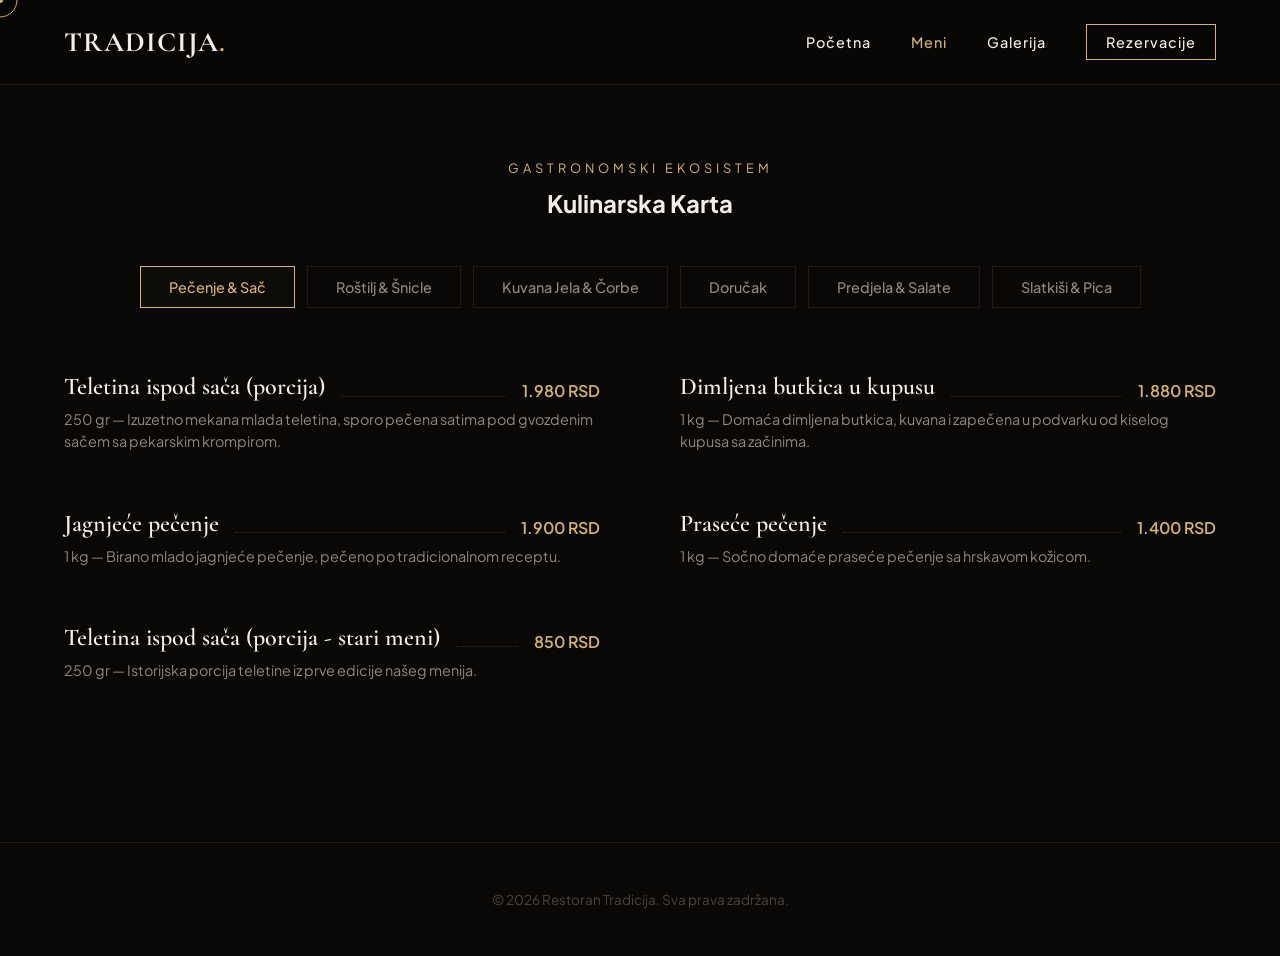
<file: meni.html>
<!DOCTYPE html>
<html lang="sr">
<head>
    <meta charset="UTF-8">
    <meta name="viewport" content="width=device-width, initial-scale=1.0">
    <title>Restoran Tradicija | Meni</title>
    <link rel="preconnect" href="https://fonts.googleapis.com">
    <link rel="preconnect" href="https://fonts.gstatic.com" crossorigin>
    <link href="https://fonts.googleapis.com/css2?family=Cormorant+Garamond:ital,wght@0,400;0,600;0,700;1,400&family=Plus+Jakarta+Sans:wght@300;400;500;600;700&display=swap" rel="stylesheet">
    <link rel="stylesheet" href="style.css">
</head>
<body class="fade-in-page">

    <div class="custom-cursor"></div>
    <div class="custom-cursor-dot"></div>

    <header class="site-header">
        <a href="index.html" class="logo">TRADICIJA<span>.</span></a>
        <nav class="main-nav">
            <a href="index.html" class="nav-link">Početna</a>
            <a href="meni.html" class="nav-link active">Meni</a>
            <a href="galerija.html" class="nav-link">Galerija</a>
            <a href="index.html#kontakt" class="nav-link btn-reserve">Rezervacije</a>
        </nav>
    </header>

    <section class="menu-page-header">
        <span class="eyebrow">Gastronomski Ekosistem</span>
        <h1 class="section-title">Kulinarska Karta</h1>
        
        <!-- Luksuzni GSAP Filteri -->
        <div class="menu-tabs">
            <button class="tab-btn active" data-target="sac">Pečenje & Sač</button>
            <button class="tab-btn" data-target="rostilj">Roštilj & Šnicle</button>
            <button class="tab-btn" data-target="gotova">Kuvana Jela & Čorbe</button>
            <button class="tab-btn" data-target="dorucak">Doručak</button>
            <button class="tab-btn" data-target="hladna">Predjela & Salate</button>
            <button class="tab-btn" data-target="poslastice">Slatkiši & Pica</button>
        </div>
    </section>

    <section class="menu-container-section">
        <div class="menu-grid" id="menu-renderer">
            <!-- JS dinamički mapira sve elemente i cene sa tvojih fotografija -->
        </div>
    </section>

    <footer class="site-footer">
        <p>&copy; 2026 Restoran Tradicija. Sva prava zadržana.</p>
    </footer>

    <script src="https://cdnjs.cloudflare.com/ajax/libs/gsap/3.12.2/gsap.min.js"></script>
    <script src="app.js"></script>
</body>
</html>
</file>
<file: style.css>
/* TOKEN SYSTEM */
:root {
    --smoked-oak: #0A0807;      /* Ekstremno bogata organska crno-braon pozadina */
    --surface-dark: #120F0D;    /* Sekundarna tamna za kartice i asimetrične elemente */
    --brass: #D4B26F;           /* Matirani brušeni mesing za cene i linije */
    --raw-linen: #F2EFE9;       /* Prijatan off-white za besprekornu čitljivost teksta */
    --text-muted: #8F8780;      /* Prigušeni tonovi za gramaže i opise jela */
    --border-charcoal: #211C19; /* Prefinjene tanke linije razgraničenja */
    
    --font-serif: 'Cormorant Garamond', serif;
    --font-sans: 'Plus Jakarta Sans', sans-serif;
}

/* Reset */
* {
    margin: 0;
    padding: 0;
    box-sizing: border-box;
    cursor: none; /* Sakrivanje podrazumevanog kurzora za Avenue/Dardaneli efekat */
}

body {
    background-color: var(--smoked-oak);
    color: var(--raw-linen);
    font-family: var(--font-sans);
    overflow-x: hidden;
    -webkit-font-smoothing: antialiased;
}

/* Custom Kurzor */
.custom-cursor {
    width: 35px;
    height: 35px;
    border: 1px solid var(--brass);
    border-radius: 50%;
    position: fixed;
    transform: translate(-50%, -50%);
    pointer-events: none;
    z-index: 10000;
}
.custom-cursor-dot {
    width: 6px;
    height: 6px;
    background-color: var(--brass);
    border-radius: 50%;
    position: fixed;
    transform: translate(-50%, -50%);
    pointer-events: none;
    z-index: 10000;
}

/* Header */
.site-header {
    display: flex;
    justify-content: space-between;
    align-items: center;
    padding: 1.5rem 5%;
    position: fixed;
    width: 100%;
    top: 0;
    z-index: 999;
    background: rgba(10, 8, 7, 0.85);
    backdrop-filter: blur(12px);
    border-bottom: 1px solid var(--border-charcoal);
}

.logo {
    font-family: var(--font-serif);
    font-size: 1.75rem;
    font-weight: 700;
    color: var(--raw-linen);
    text-decoration: none;
    letter-spacing: 1px;
}
.logo span { color: var(--brass); }

.main-nav {
    display: flex;
    align-items: center;
    gap: 2.5rem;
}

.nav-link {
    color: var(--raw-linen);
    text-decoration: none;
    font-size: 0.9rem;
    font-weight: 500;
    letter-spacing: 1px;
    transition: color 0.3s;
}
.nav-link:hover, .nav-link.active { color: var(--brass); }

.btn-reserve {
    border: 1px solid var(--brass);
    padding: 0.5rem 1.2rem;
    transition: all 0.4s ease;
}
.btn-reserve:hover {
    background: var(--brass);
    color: var(--smoked-oak);
}

/* Globalni Urednički Elementi */
.eyebrow {
    font-size: 0.8rem;
    text-transform: uppercase;
    letter-spacing: 4px;
    color: var(--brass);
    display: block;
    margin-bottom: 0.75rem;
}

.italic-serif {
    font-family: var(--font-serif);
    font-style: italic;
}

/* Hero Višestranični Split */
.hero-split {
    height: 100vh;
    display: grid;
    grid-template-columns: 1.1fr 0.9fr;
    align-items: center;
    padding: 0 5% 0 8%;
    gap: 4rem;
}

.hero-text h1 {
    font-family: var(--font-serif);
    font-size: clamp(3rem, 5.5vw, 5.2rem);
    line-height: 1.1;
    font-weight: 500;
    margin-bottom: 1.5rem;
}

.hero-text p {
    color: var(--text-muted);
    line-height: 1.6;
    font-size: 1.1rem;
    margin-bottom: 2.5rem;
    max-width: 540px;
}

.hero-buttons {
    display: flex;
    gap: 1.5rem;
}

.cta-solid {
    background: var(--brass);
    color: var(--smoked-oak);
    padding: 1rem 2rem;
    text-decoration: none;
    font-weight: 600;
    font-size: 0.95rem;
    transition: transform 0.3s;
}
.cta-solid:hover { transform: translateY(-3px); }

.cta-outline {
    border: 1px solid var(--border-charcoal);
    color: var(--raw-linen);
    padding: 1rem 2rem;
    text-decoration: none;
    font-weight: 500;
    font-size: 0.95rem;
    transition: border-color 0.3s, color 0.3s;
}
.cta-outline:hover { border-color: var(--brass); color: var(--brass); }

.hero-image-frame {
    height: 70vh;
}

.reveal-wrapper {
    width: 100%;
    height: 100%;
    overflow: hidden;
    border: 1px solid var(--border-charcoal);
}

.parallax-hero {
    width: 100%;
    height: 100%;
    object-fit: cover;
    transform: scale(1.2);
}

/* Editorial About */
.editorial-about {
    padding: 10rem 5%;
    background: var(--surface-dark);
}

.about-container {
    display: grid;
    grid-template-columns: 1fr 1fr;
    max-width: 1300px;
    margin: 0 auto;
    gap: 6rem;
    align-items: center;
}

.about-media {
    height: 65vh;
    overflow: hidden;
}

.about-media img {
    width: 100%;
    height: 120%;
    object-fit: cover;
}

.about-content h2 {
    font-family: var(--font-serif);
    font-size: 3rem;
    margin-bottom: 1.5rem;
}

.about-content p {
    color: var(--text-muted);
    font-size: 1.05rem;
    line-height: 1.7;
    margin-bottom: 1.5rem;
}

/* Meni Stranica */
.menu-page-header {
    padding: 10rem 5% 4rem 5%;
    text-align: center;
}

.menu-tabs {
    display: flex;
    justify-content: center;
    gap: 0.75rem;
    margin-top: 3rem;
    flex-wrap: wrap;
}

.tab-btn {
    background: transparent;
    border: 1px solid var(--border-charcoal);
    color: var(--text-muted);
    padding: 0.7rem 1.75rem;
    font-family: var(--font-sans);
    font-size: 0.9rem;
    font-weight: 500;
    cursor: pointer;
    transition: all 0.3s ease;
}

.tab-btn:hover, .tab-btn.active {
    border-color: var(--brass);
    color: var(--brass);
    background: rgba(212, 178, 111, 0.02);
}

.menu-container-section {
    padding: 0 5% 10rem 5%;
}

.menu-grid {
    display: grid;
    grid-template-columns: 1fr 1fr;
    gap: 3.5rem 5rem;
    max-width: 1300px;
    margin: 0 auto;
}

.menu-item {
    display: flex;
    flex-direction: column;
}

.item-row {
    display: flex;
    justify-content: space-between;
    align-items: flex-end;
    margin-bottom: 0.5rem;
}

.item-title {
    font-family: var(--font-serif);
    font-size: 1.5rem;
    font-weight: 600;
}

.item-dots {
    flex-grow: 1;
    border-bottom: 1px dotted rgba(212, 178, 111, 0.2);
    margin: 0 1rem 0.3rem 1rem;
    transform: scaleX(0);
    transform-origin: left;
}

.item-price {
    font-family: var(--font-sans);
    color: var(--brass);
    font-weight: 600;
}

.item-desc {
    font-size: 0.9rem;
    color: var(--text-muted);
    line-height: 1.5;
}

/* Horizontalna Galerija */
.horizontal-gallery-container {
    background: var(--surface-dark);
}

.gallery-sticky {
    display: flex;
    height: 100vh;
    align-items: center;
    padding: 0 5%;
    position: sticky;
    top: 0;
}

.gallery-intro {
    min-width: 380px;
    padding-right: 4rem;
}

.gallery-intro h2 {
    font-family: var(--font-serif);
    font-size: 3.5rem;
    line-height: 1.1;
    margin-bottom: 1.5rem;
}

.gallery-intro p {
    color: var(--text-muted);
    font-size: 0.95rem;
    line-height: 1.6;
}

.gallery-track {
    display: flex;
    gap: 3.5rem;
}

.gallery-card {
    min-width: 450px;
    height: 60vh;
    display: flex;
    flex-direction: column;
    gap: 1rem;
}

.gallery-card img {
    width: 100%;
    height: 100%;
    object-fit: cover;
    border: 1px solid var(--border-charcoal);
}

.gallery-card h4 {
    font-family: var(--font-serif);
    font-size: 1.6rem;
    font-weight: 500;
}

/* Lokacija i Kontakt */
.location-contact {
    padding: 10rem 5%;
    border-top: 1px solid var(--border-charcoal);
}

.contact-grid {
    display: grid;
    grid-template-columns: 0.9fr 1.1fr;
    max-width: 1300px;
    margin: 0 auto;
    gap: 5rem;
    align-items: center;
}

.detail-block {
    margin-bottom: 2.5rem;
}

.detail-block h4 {
    font-size: 0.85rem;
    text-transform: uppercase;
    color: var(--brass);
    letter-spacing: 2px;
    margin-bottom: 0.5rem;
}

.detail-block p {
    font-size: 1.15rem;
    line-height: 1.5;
}

.highlight-text {
    font-size: 2rem !important;
    font-family: var(--font-serif);
    color: var(--raw-linen);
    margin: 0.25rem 0;
}

.map-container-box {
    height: 55vh;
    border: 1px solid var(--border-charcoal);
    background: var(--surface-dark);
}

/* Footer */
.site-footer {
    text-align: center;
    padding: 3rem 5%;
    font-size: 0.85rem;
    color: #4A433C;
    border-top: 1px solid var(--border-charcoal);
}

/* Responsiveness */
@media (max-width: 992px) {
    .hero-split, .about-container, .contact-grid, .menu-grid {
        grid-template-columns: 1fr;
    }
    .hero-split { height: auto; padding-top: 8rem; }
    .hero-image-frame { height: 45vh; }
}
</file>
